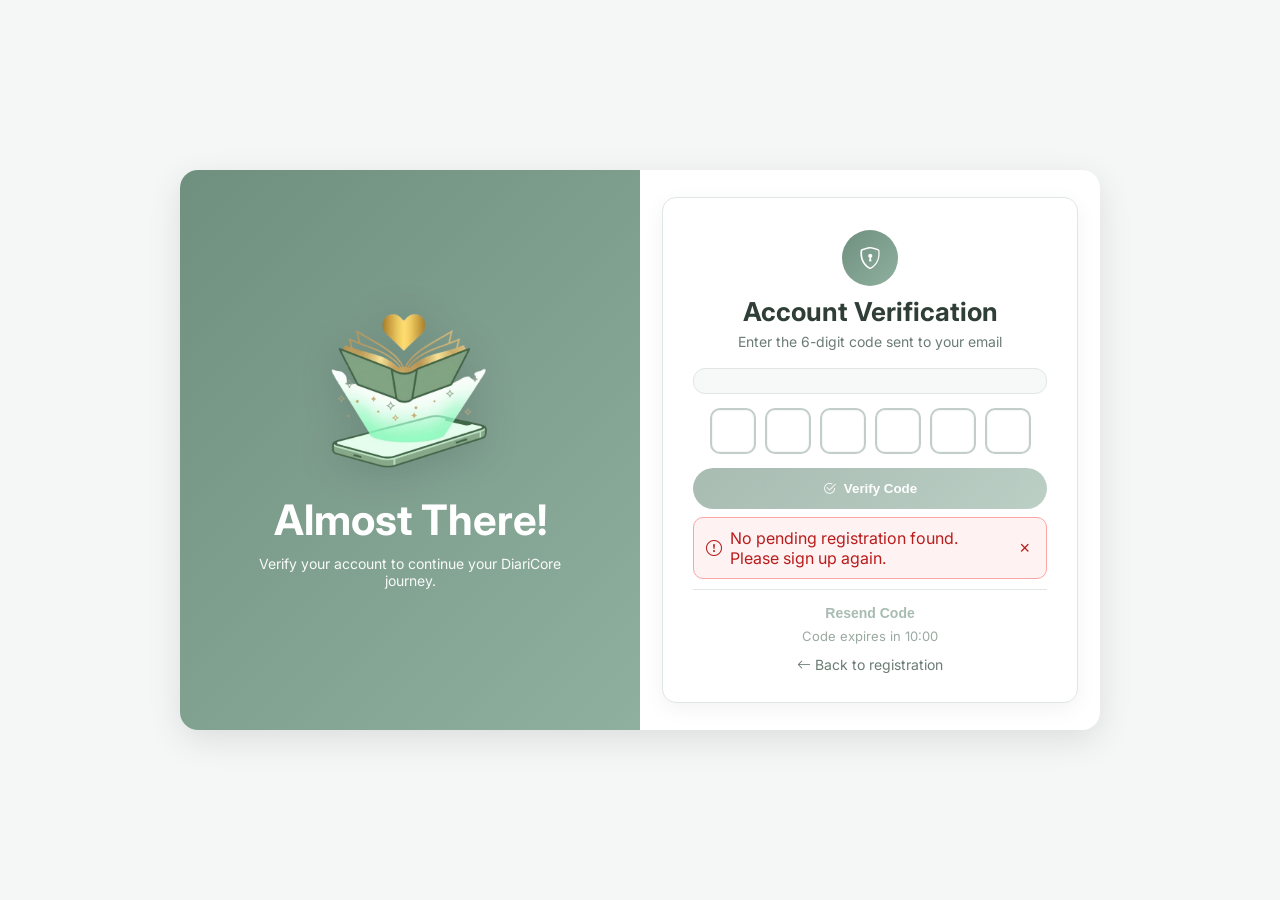
<file: verify-registration.html>
<!DOCTYPE html>
<html lang="en">
<head>
    <meta charset="UTF-8">
    <meta name="viewport" content="width=device-width, initial-scale=1.0">
    <title>Verify Registration - DiariCore</title>
    <link href="https://fonts.googleapis.com/css2?family=Inter:wght@400;500;600;700&display=swap" rel="stylesheet">
    <link href="https://cdn.jsdelivr.net/npm/bootstrap-icons@1.11.0/font/bootstrap-icons.css" rel="stylesheet">
    <link href="verify-registration.css" rel="stylesheet">
</head>
<body>
    <div class="page">
        <div class="verify-shell">
            <aside class="verify-side">
                <img src="dclogo.png" alt="DiariCore Logo" class="verify-logo">
                <h2>Almost There!</h2>
                <p>Verify your account to continue your DiariCore journey.</p>
            </aside>

            <div class="card">
                <div class="header">
                    <div class="icon">
                        <i class="bi bi-shield-lock"></i>
                    </div>
                    <h1>Account Verification</h1>
                    <p>Enter the 6-digit code sent to your email</p>
                </div>

                <div class="email" id="emailDisplay"></div>

                <div class="otp" id="otpInputs">
                    <input class="digit" inputmode="numeric" maxlength="1" aria-label="Digit 1">
                    <input class="digit" inputmode="numeric" maxlength="1" aria-label="Digit 2">
                    <input class="digit" inputmode="numeric" maxlength="1" aria-label="Digit 3">
                    <input class="digit" inputmode="numeric" maxlength="1" aria-label="Digit 4">
                    <input class="digit" inputmode="numeric" maxlength="1" aria-label="Digit 5">
                    <input class="digit" inputmode="numeric" maxlength="1" aria-label="Digit 6">
                </div>

                <button class="btn" id="verifyBtn" disabled>
                    <i class="bi bi-check2-circle" id="verifyBtnIcon"></i>
                    <span id="verifyBtnText">Verify Code</span>
                </button>

                <div class="alert alert-error" id="otpError" hidden aria-live="polite">
                    <div class="alert__left">
                        <i class="bi bi-exclamation-circle"></i>
                        <span class="alert__text"></span>
                    </div>
                    <button class="alert__close" id="otpErrorClose" aria-label="Close">×</button>
                </div>
                <div class="alert alert-success" id="otpSuccess" hidden aria-live="polite">
                    <div class="alert__left">
                        <i class="bi bi-check-circle"></i>
                        <span class="alert__text"></span>
                    </div>
                    <button class="alert__close" id="otpSuccessClose" aria-label="Close">×</button>
                </div>

                <div class="meta">
                    <button class="link" id="resendBtn">Resend Code</button>
                    <div class="timer" id="timerLabel">Code expires in 10:00</div>
                </div>

                <div class="footer">
                    <a class="back" href="register.html">
                        <i class="bi bi-arrow-left"></i>
                        Back to registration
                    </a>
                </div>
            </div>
        </div>
    </div>

    <script src="verify-registration.js"></script>
</body>
</html>
</file>
<file: verify-registration.css>
:root {
    --primary-color: #6F8F7F;
    --primary-hover: #5F7F6F;
    --background-color: #F5F7F6;
    --card-background: #FFFFFF;
    --text-dark: #2F3E36;
    --text-secondary: #6B7C74;
    --text-muted: #9AA9A1;
    --border-color: #E0E6E3;
}

* { box-sizing: border-box; }

body {
    margin: 0;
    font-family: 'Inter', -apple-system, BlinkMacSystemFont, 'Segoe UI', Roboto, sans-serif;
    background: var(--background-color);
    color: var(--text-dark);
}

.page {
    min-height: 100vh;
    display: flex;
    align-items: center;
    justify-content: center;
    padding: 28px 20px;
    flex-direction: column;
}

.card {
    width: calc(100% - 44px);
    max-width: 500px;
    background: var(--card-background);
    border-radius: 14px;
    padding: 32px 30px 28px;
    margin: 22px auto;
    border: 1px solid var(--border-color);
    box-shadow: 0 6px 22px rgba(0, 0, 0, 0.05);
    align-self: center;
    justify-self: center;
    height: fit-content;
}

.verify-shell {
    width: 100%;
    max-width: 920px;
    display: grid;
    grid-template-columns: 1fr 1fr;
    border-radius: 18px;
    overflow: hidden;
    box-shadow: 0 10px 34px rgba(0,0,0,0.1);
    background: #fff;
}

.verify-side {
    background: linear-gradient(135deg, #6F8F7F 0%, #8FAF9F 100%);
    color: white;
    padding: 40px 34px;
    display: flex;
    flex-direction: column;
    justify-content: center;
    align-items: center;
    text-align: center;
    min-height: 560px;
}

.verify-logo {
    width: 160px;
    height: 160px;
    object-fit: contain;
    margin-bottom: 26px;
    filter: drop-shadow(0 6px 20px rgba(0,0,0,0.12));
}

.verify-side h2 {
    margin: 0 0 12px;
    font-size: 42px;
    line-height: 1.1;
}

.verify-side p {
    margin: 0;
    font-size: 14px;
    font-weight: 400;
    max-width: 340px;
    opacity: 0.95;
}

.header {
    text-align: center;
    margin-bottom: 18px;
}

.icon {
    width: 56px;
    height: 56px;
    margin: 0 auto 10px;
    border-radius: 50%;
    background: linear-gradient(135deg, #6F8F7F 0%, #8FAF9F 100%);
    display: flex;
    align-items: center;
    justify-content: center;
    color: white;
    font-size: 22px;
}

.header h1 {
    margin: 0;
    font-size: 26px;
    font-weight: 700;
}

.header p {
    margin: 6px 0 0;
    font-size: 14px;
    color: var(--text-secondary);
}

.email {
    background: #f6f9f8;
    border: 1px solid var(--border-color);
    border-radius: 12px;
    padding: 12px 14px;
    font-size: 13px;
    color: var(--text-secondary);
    text-align: center;
    margin: 0 auto 14px;
    width: 100%;
    max-width: 100%;
    word-break: break-word;
}

.alert {
    border-radius: 10px;
    padding: 10px 12px;
    margin: 8px 0 10px;
    display: flex;
    align-items: center;
    justify-content: space-between;
    gap: 12px;
    transform: translateY(-6px);
    opacity: 0;
    transition: transform 0.2s ease, opacity 0.2s ease;
}

.alert[hidden] {
    display: none !important;
}

.alert.show {
    transform: translateY(0);
    opacity: 1;
}

.alert__left {
    display: flex;
    align-items: center;
    gap: 8px;
}

.alert__close {
    border: none;
    background: transparent;
    cursor: pointer;
    font-size: 18px;
    line-height: 1;
    padding: 0 4px;
}

.alert-error {
    background: #fef2f2;
    border: 1px solid #fca5a5;
    color: #b91c1c;
}

.alert-error .alert__close {
    color: #b91c1c;
}

.alert-success {
    background: #e0f2fe;
    border: 1px solid #7dd3fc;
    color: #0c4a6e;
}

.alert-success .alert__close {
    color: #0c4a6e;
}

.error {
    display: none;
}

.otp {
    display: flex;
    justify-content: center;
    gap: 9px;
    margin-bottom: 8px;
    min-height: 52px;
    visibility: visible;
    opacity: 1;
}

.digit {
    width: 46px;
    height: 46px;
    border: 2px solid #c3cec8;
    border-radius: 10px;
    text-align: center;
    font-size: 20px;
    font-weight: 700;
    outline: none;
    transition: all 0.2s ease;
    background: #ffffff;
    display: block;
    visibility: visible;
    opacity: 1;
    box-shadow: inset 0 0 0 1px rgba(111, 143, 127, 0.06);
}

.digit:focus {
    border-color: var(--primary-color);
    box-shadow: 0 0 0 3px rgba(111, 143, 127, 0.12);
}

.digit.error {
    border-color: #dc3545;
    background: #fff5f5;
}

.btn {
    width: 100%;
    border: none;
    border-radius: 25px;
    padding: 13px 16px;
    background: linear-gradient(135deg, #6F8F7F 0%, #8FAF9F 100%);
    color: white;
    font-weight: 700;
    cursor: pointer;
    display: flex;
    align-items: center;
    justify-content: center;
    gap: 8px;
    transition: transform 0.2s ease, box-shadow 0.2s ease, opacity 0.2s ease;
    margin-top: 0;
    margin-bottom: 0;
}

.btn.is-loading {
    opacity: 0.9;
}

.spinner {
    display: inline-block;
    width: 16px;
    height: 16px;
    border-radius: 50%;
    border: 2px solid rgba(255,255,255,0.45);
    border-top-color: #fff;
    animation: spin 0.9s linear infinite;
}

@keyframes spin {
    to { transform: rotate(360deg); }
}

.btn:hover { transform: translateY(-1px); box-shadow: 0 6px 18px rgba(111,143,127,0.22); }
.btn:disabled { opacity: 0.6; cursor: not-allowed; transform: none; box-shadow: none; }

.meta {
    margin-top: 10px;
    padding-top: 12px;
    border-top: 1px solid var(--border-color);
    text-align: center;
}

.link {
    background: none;
    border: none;
    color: var(--primary-color);
    font-weight: 600;
    font-size: 14px;
    cursor: pointer;
}

.link:disabled { opacity: 0.6; cursor: not-allowed; }

.timer {
    margin-top: 6px;
    font-size: 13px;
    color: var(--text-muted);
}

.footer {
    margin-top: 10px;
    text-align: center;
    margin-bottom: 0;
}

.back {
    text-decoration: none;
    color: var(--text-secondary);
    font-size: 14px;
    display: inline-block;
    margin-bottom: 0;
}

.back:hover { color: var(--primary-color); }

@media (max-width: 940px) {
    .verify-shell {
        grid-template-columns: 1fr;
        max-width: 560px;
    }

    .verify-side {
        min-height: 0;
        padding: 22px;
        border-radius: 18px 18px 0 0;
    }

    .verify-logo {
        width: 120px;
        height: 120px;
        margin-bottom: 10px;
    }

    .verify-side h2 {
        font-size: 42px;
    }

    .verify-side p {
        max-width: 100%;
        font-size: 14px;
    }

    .card {
        border-radius: 0 0 18px 18px;
        padding: 24px;
    }

    .header h1 {
        font-size: 26px;
    }

    .header p {
        font-size: 14px;
    }
}

@media (max-width: 420px) {
    .otp { gap: 8px; }
    .digit { width: 42px; height: 52px; font-size: 20px; }
    .card { padding: 20px; }
}
</file>
